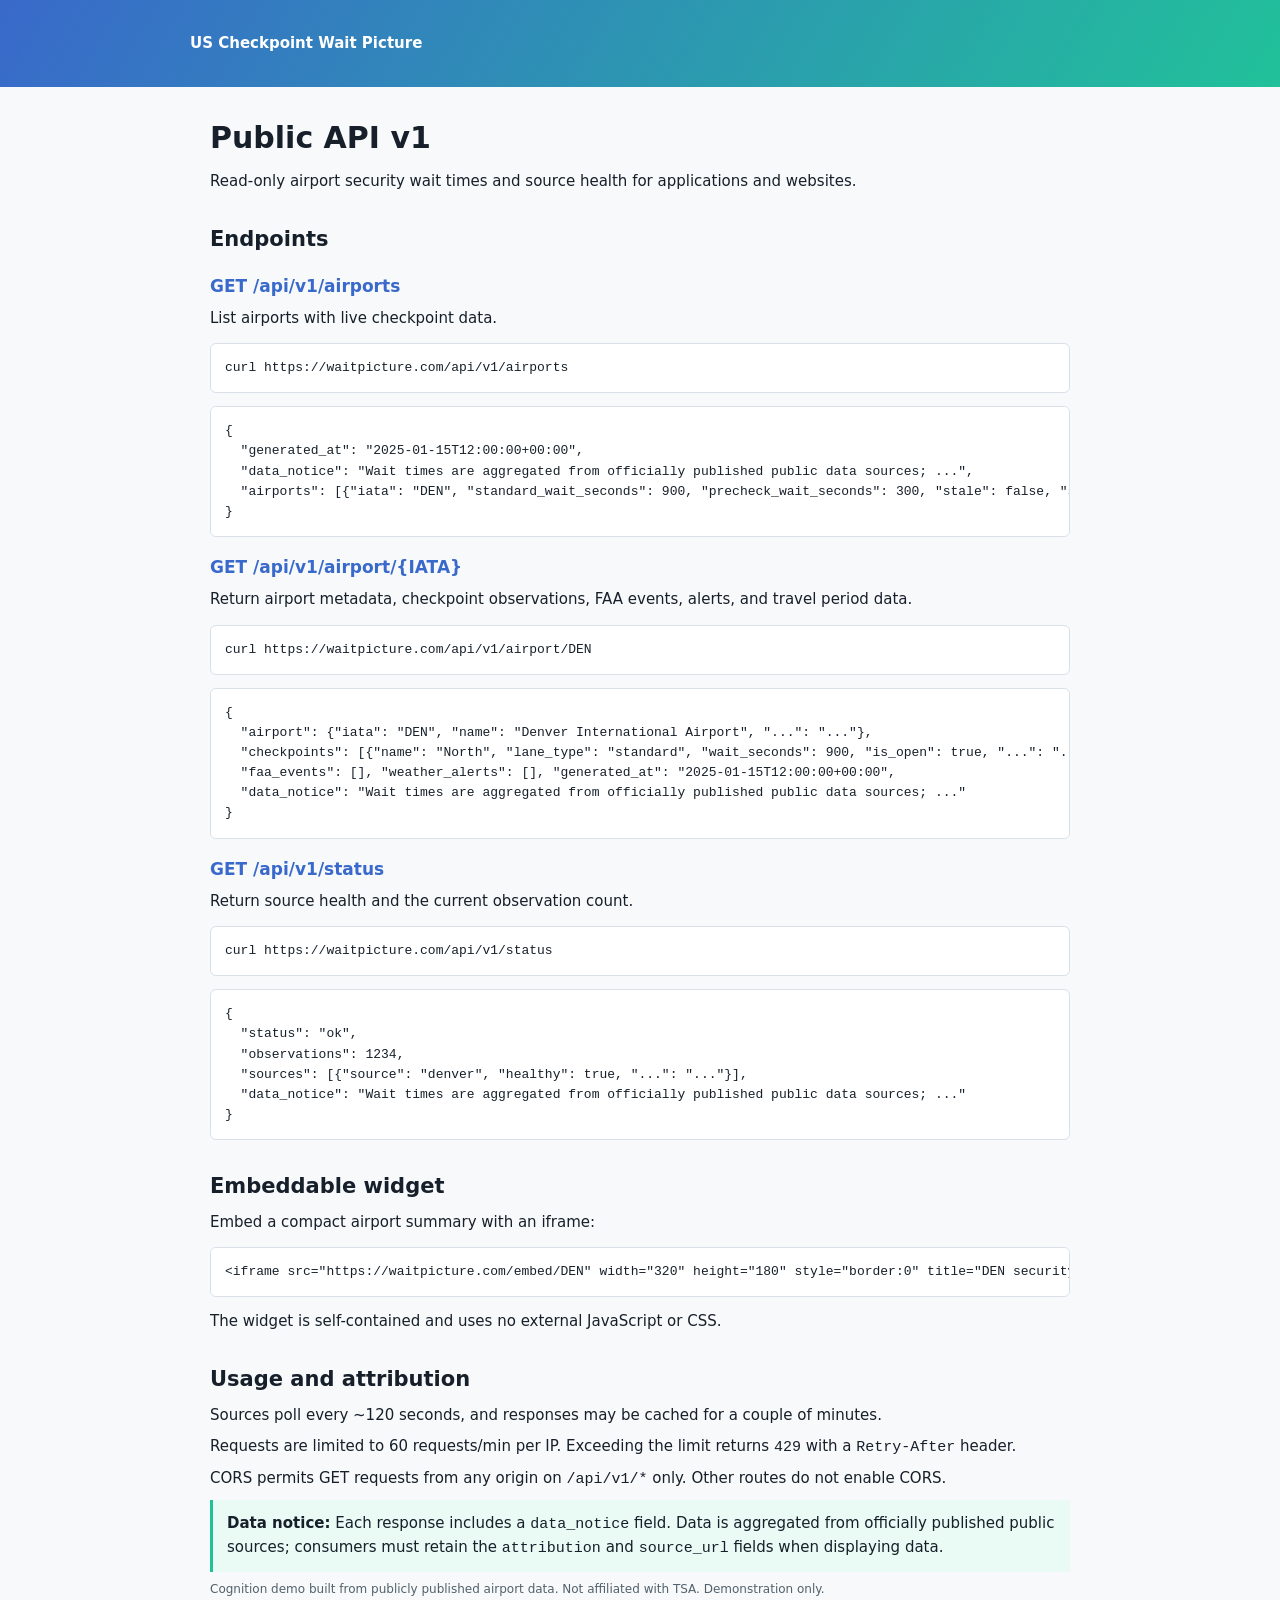
<file: app/templates/api_docs.html>
<!DOCTYPE html>
<html lang="en">
<head>
<meta charset="utf-8">
<meta name="viewport" content="width=device-width, initial-scale=1">
<title>Public API v1 — US Checkpoint Wait Picture</title>
<style>
  :root { color-scheme: light; --blue: #3969ca; --teal: #21c19a; --ink: #17202a; --muted: #52616b; }
  * { box-sizing: border-box; }
  body { margin: 0; color: var(--ink); background: #f7f9fb; font: 15px/1.55 Inter, system-ui, sans-serif; }
  header { padding: 32px max(20px, calc((100% - 900px) / 2)); color: white; background: linear-gradient(120deg, #3969ca, #21c19a); }
  header a { color: white; text-decoration: none; font-weight: 700; }
  main { max-width: 900px; margin: 0 auto; padding: 28px 20px 48px; }
  h1 { margin: 0 0 6px; font-size: 30px; }
  h2 { margin: 30px 0 8px; font-size: 21px; }
  h3 { margin-bottom: 4px; font-size: 17px; color: var(--blue); }
  p { margin: 8px 0; }
  code, pre { font-family: ui-monospace, SFMono-Regular, Menlo, monospace; }
  pre { overflow-x: auto; padding: 14px; border: 1px solid #d9e0e7; border-radius: 6px; background: #fff; font-size: 13px; }
  .note { padding: 12px 14px; border-left: 3px solid var(--teal); background: #eafaf5; }
  .footer { color: var(--muted); font-size: 12px; }
</style>
</head>
<body>
<header><a href="/">US Checkpoint Wait Picture</a></header>
<main>
  <h1>Public API v1</h1>
  <p>Read-only airport security wait times and source health for applications and websites.</p>

  <h2>Endpoints</h2>
  <h3>GET /api/v1/airports</h3>
  <p>List airports with live checkpoint data.</p>
  <pre><code>curl https://waitpicture.com/api/v1/airports</code></pre>
  <pre><code>{
  "generated_at": "2025-01-15T12:00:00+00:00",
  "data_notice": "Wait times are aggregated from officially published public data sources; ...",
  "airports": [{"iata": "DEN", "standard_wait_seconds": 900, "precheck_wait_seconds": 300, "stale": false, "source_url": "..."}]
}</code></pre>

  <h3>GET /api/v1/airport/{IATA}</h3>
  <p>Return airport metadata, checkpoint observations, FAA events, alerts, and travel period data.</p>
  <pre><code>curl https://waitpicture.com/api/v1/airport/DEN</code></pre>
  <pre><code>{
  "airport": {"iata": "DEN", "name": "Denver International Airport", "...": "..."},
  "checkpoints": [{"name": "North", "lane_type": "standard", "wait_seconds": 900, "is_open": true, "...": "..."}],
  "faa_events": [], "weather_alerts": [], "generated_at": "2025-01-15T12:00:00+00:00",
  "data_notice": "Wait times are aggregated from officially published public data sources; ..."
}</code></pre>

  <h3>GET /api/v1/status</h3>
  <p>Return source health and the current observation count.</p>
  <pre><code>curl https://waitpicture.com/api/v1/status</code></pre>
  <pre><code>{
  "status": "ok",
  "observations": 1234,
  "sources": [{"source": "denver", "healthy": true, "...": "..."}],
  "data_notice": "Wait times are aggregated from officially published public data sources; ..."
}</code></pre>

  <h2>Embeddable widget</h2>
  <p>Embed a compact airport summary with an iframe:</p>
  <pre><code>&lt;iframe src="https://waitpicture.com/embed/DEN" width="320" height="180" style="border:0" title="DEN security wait times"&gt;&lt;/iframe&gt;</code></pre>
  <p>The widget is self-contained and uses no external JavaScript or CSS.</p>

  <h2>Usage and attribution</h2>
  <p>Sources poll every ~120 seconds, and responses may be cached for a couple of minutes.</p>
  <p>Requests are limited to 60 requests/min per IP. Exceeding the limit returns <code>429</code> with a <code>Retry-After</code> header.</p>
  <p>CORS permits GET requests from any origin on <code>/api/v1/*</code> only. Other routes do not enable CORS.</p>
  <div class="note"><strong>Data notice:</strong> Each response includes a <code>data_notice</code> field. Data is aggregated from officially published public sources; consumers must retain the <code>attribution</code> and <code>source_url</code> fields when displaying data.</div>
  <p class="footer">Cognition demo built from publicly published airport data. Not affiliated with TSA. Demonstration only.</p>
</main>
</body>
</html>
</file>
